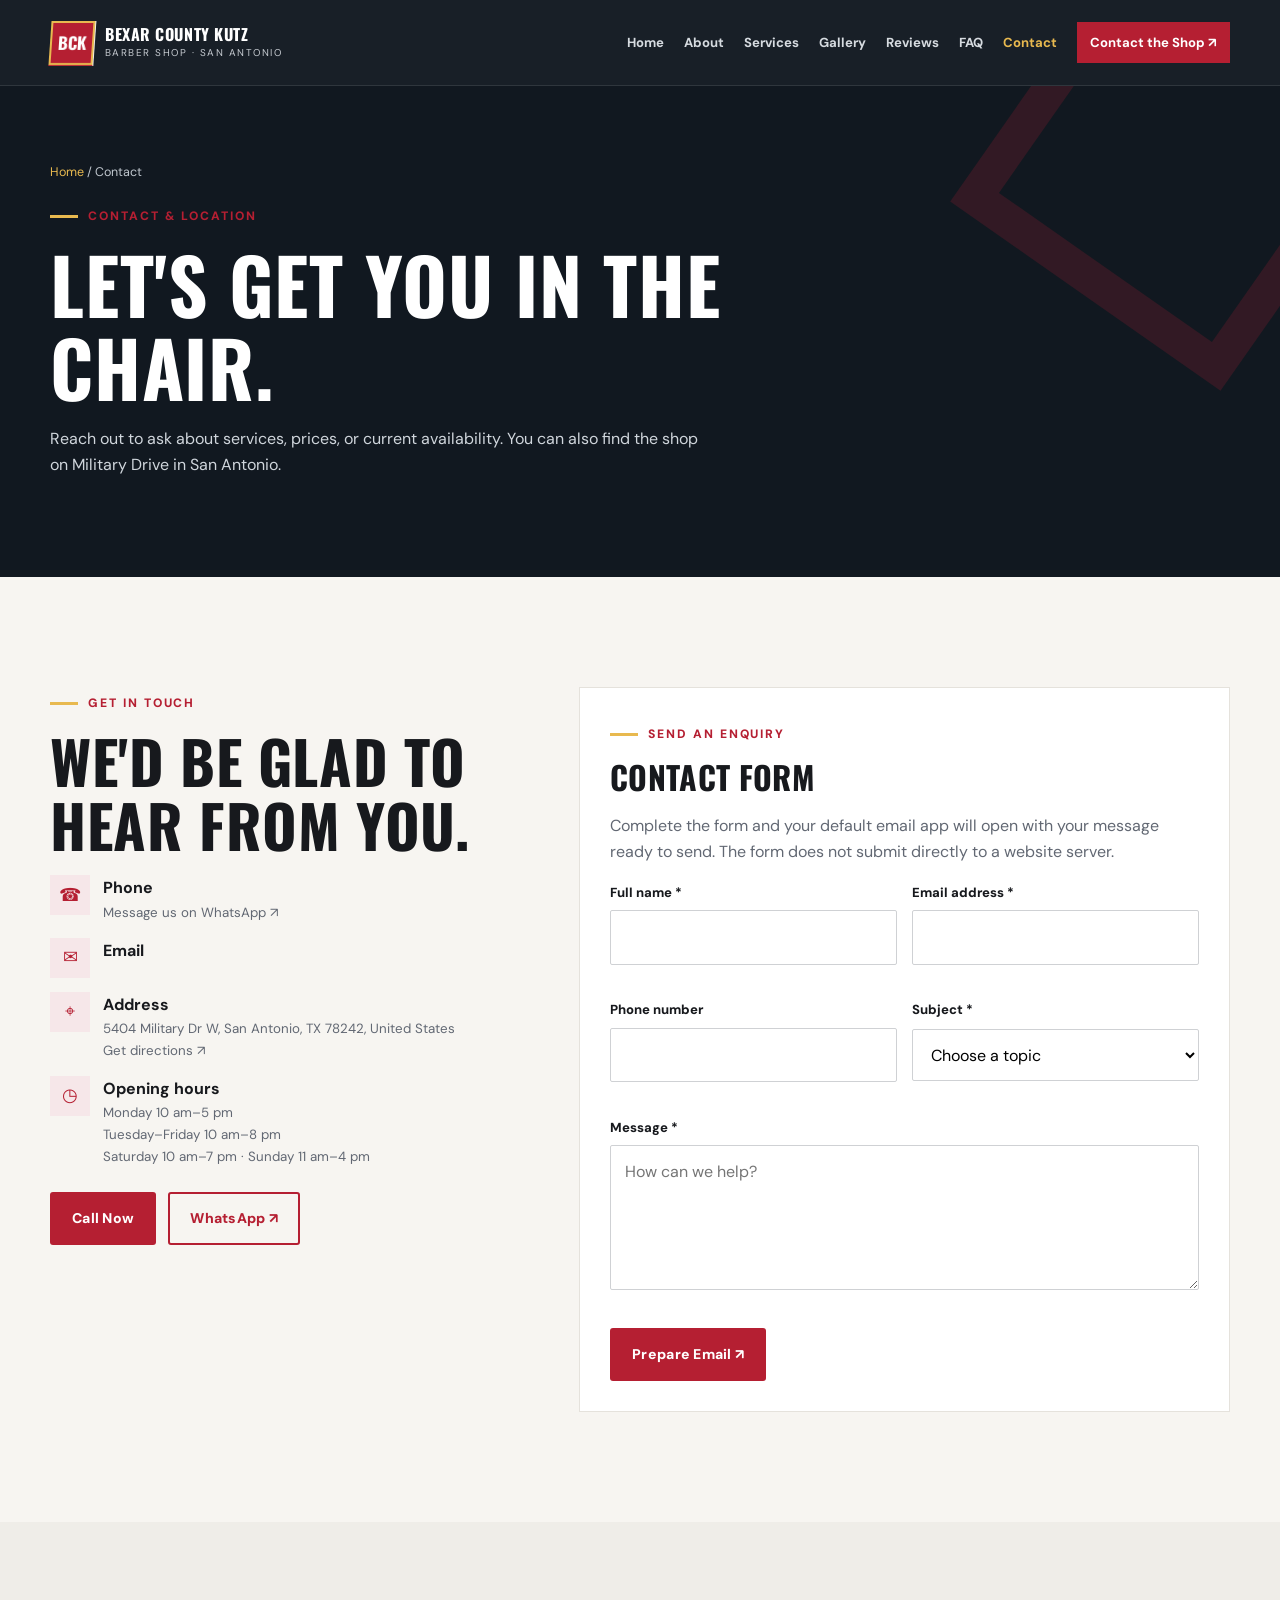
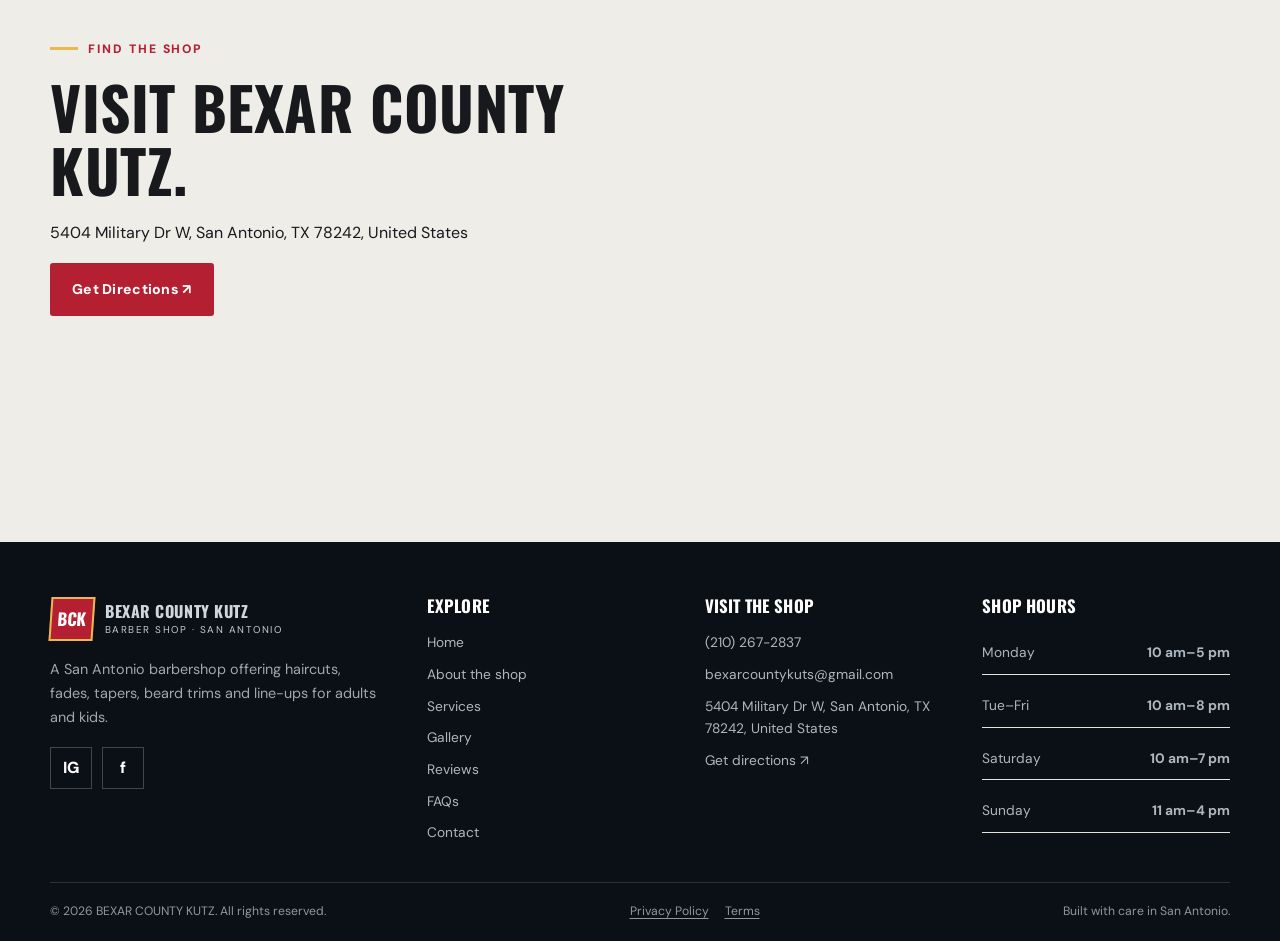
<file: contact.html>
<!doctype html>
<html lang="en">
<head>
<meta charset="utf-8"><meta name="viewport" content="width=device-width, initial-scale=1">
<title>Contact & Directions | BEXAR COUNTY KUTZ</title><meta name="description" content="Contact BEXAR COUNTY KUTZ by phone, email, WhatsApp or visit the shop at 5404 Military Dr W in San Antonio.">
<meta name="theme-color" content="#111820"><meta name="robots" content="index,follow">
<meta property="og:type" content="website"><meta property="og:title" content="Contact & Directions | BEXAR COUNTY KUTZ"><meta property="og:description" content="Contact BEXAR COUNTY KUTZ by phone, email, WhatsApp or visit the shop at 5404 Military Dr W in San Antonio."><meta property="og:site_name" content="BEXAR COUNTY KUTZ">
<link rel="stylesheet" href="css/style.css"><link rel="stylesheet" href="css/responsive.css">
<script type="application/ld+json" id="business-schema">{}</script>
</head><body data-page="contact">
<a href="#main-content" class="skip-link" style="position:absolute;left:-999px;top:auto;background:#fff;color:#111;padding:12px;z-index:3000" onfocus="this.style.left='12px'" onblur="this.style.left='-999px'">Skip to main content</a>
<header class="site-header"><div class="container nav-wrap">
<a class="brand" href="index.html" aria-label="BEXAR COUNTY KUTZ home"><span class="brand-mark" aria-hidden="true">BCK</span><span class="brand-copy"><strong data-business="name">BEXAR COUNTY KUTZ</strong><small>BARBER SHOP · SAN ANTONIO</small></span></a>
<nav class="desktop-nav" aria-label="Main navigation">
<a href="index.html" data-page-link="index">Home</a><a href="about.html" data-page-link="about">About</a><a href="services.html" data-page-link="services">Services</a><a href="gallery.html" data-page-link="gallery">Gallery</a><a href="reviews.html" data-page-link="reviews">Reviews</a><a href="faq.html" data-page-link="faq">FAQ</a><a href="contact.html" data-page-link="contact">Contact</a><a class="nav-cta" href="contact.html">Contact the Shop ↗</a>
</nav><button class="menu-toggle" type="button" aria-label="Open navigation menu" aria-controls="mobile-menu" aria-expanded="false">☰</button>
</div></header>
<div class="menu-backdrop"></div>
<aside class="mobile-panel" id="mobile-menu" aria-label="Mobile navigation" aria-hidden="true"><div class="mobile-panel-head"><a class="brand" href="index.html"><span class="brand-mark">BCK</span><span class="brand-copy"><strong data-business="name">BEXAR COUNTY KUTZ</strong><small>BARBER SHOP</small></span></a><button class="menu-close" type="button" aria-label="Close navigation menu">×</button></div><nav class="mobile-links" aria-label="Mobile navigation links"><a href="index.html" data-page-link="index">Home</a><a href="about.html" data-page-link="about">About</a><a href="services.html" data-page-link="services">Services</a><a href="gallery.html" data-page-link="gallery">Gallery</a><a href="reviews.html" data-page-link="reviews">Reviews</a><a href="faq.html" data-page-link="faq">FAQ</a><a href="contact.html" data-page-link="contact">Contact</a><a class="btn" href="contact.html">Contact the Shop ↗</a></nav></aside><main id="main-content"><section class="page-hero"><div class="container"><div class="breadcrumbs"><a href="index.html">Home</a> / Contact</div><span class="eyebrow">Contact & location</span><h1>Let's get you in the chair.</h1><p>Reach out to ask about services, prices, or current availability. You can also find the shop on Military Drive in San Antonio.</p></div></section>
<section class="section"><div class="container contact-layout"><div><span class="eyebrow">Get in touch</span><h2>We'd be glad to hear from you.</h2><div class="contact-details">
<div class="contact-item"><span class="contact-icon">☎</span><div><strong>Phone</strong><small><a data-business="phoneLink" href="tel:+12102672837" data-business="phone"></a></small><small><a data-business="whatsappLink" href="https://wa.me/12102672837" target="_blank" rel="noopener noreferrer">Message us on WhatsApp ↗</a></small></div></div>
<div class="contact-item"><span class="contact-icon">✉</span><div><strong>Email</strong><small><a data-business="emailLink" href="mailto:bexarcountykuts@gmail.com" data-business="email"></a></small></div></div>
<div class="contact-item"><span class="contact-icon">⌖</span><div><strong>Address</strong><small data-business="address"></small><small><a data-business="mapsLink" href="#" target="_blank" rel="noopener noreferrer">Get directions ↗</a></small></div></div>
<div class="contact-item"><span class="contact-icon">◷</span><div><strong>Opening hours</strong><small>Monday <span data-hours="monday"></span></small><small>Tuesday–Friday 10 am–8 pm</small><small>Saturday <span data-hours="saturday"></span> · Sunday <span data-hours="sunday"></span></small></div></div></div>
<div class="btn-row"><a class="btn" data-business="phoneLink" href="tel:+12102672837">Call Now</a><a class="btn btn-outline" data-business="whatsappLink" href="https://wa.me/12102672837" target="_blank" rel="noopener noreferrer">WhatsApp ↗</a></div></div>
<div class="form-card"><span class="eyebrow">Send an enquiry</span><h2 style="font-size:2rem">Contact form</h2><p class="muted">Complete the form and your default email app will open with your message ready to send. The form does not submit directly to a website server.</p>
<form id="contact-form" novalidate><div class="form-grid two-col">
<div class="field"><label for="name">Full name *</label><input id="name" name="name" autocomplete="name" required><span class="field-error" data-error-for="name"></span></div>
<div class="field"><label for="email">Email address *</label><input id="email" name="email" type="email" autocomplete="email" required><span class="field-error" data-error-for="email"></span></div>
<div class="field"><label for="phone">Phone number</label><input id="phone" name="phone" type="tel" autocomplete="tel"><span class="field-error" data-error-for="phone"></span></div>
<div class="field"><label for="subject">Subject *</label><select id="subject" name="subject" required><option value="">Choose a topic</option><option>Service and pricing</option><option>Opening hours</option><option>Availability</option><option>General enquiry</option></select><span class="field-error" data-error-for="subject"></span></div>
<div class="field" style="grid-column:1/-1"><label for="message">Message *</label><textarea id="message" name="message" required placeholder="How can we help?"></textarea><span class="field-error" data-error-for="message"></span></div></div><button class="btn" type="submit" style="margin-top:18px">Prepare Email ↗</button><div class="form-status" role="status" aria-live="polite"></div></form></div></div></section>
<section class="section section-paper"><div class="container location-grid"><div><span class="eyebrow">Find the shop</span><h2>Visit BEXAR COUNTY KUTZ.</h2><p data-business="address"></p><a class="btn" data-business="mapsLink" href="#" target="_blank" rel="noopener noreferrer">Get Directions ↗</a></div><iframe class="map-frame" title="Map showing BEXAR COUNTY KUTZ in San Antonio" data-business="mapEmbed" src="https://maps.google.com/maps?q=5404%20Military%20Dr%20W%2C%20San%20Antonio%2C%20TX%2078242&t=&z=15&ie=UTF8&iwloc=&output=embed" loading="lazy" referrerpolicy="no-referrer-when-downgrade" allowfullscreen></iframe></div></section></main><footer class="site-footer"><div class="container"><div class="footer-grid">
<div class="footer-brand"><a class="brand" href="index.html"><span class="brand-mark">BCK</span><span class="brand-copy"><strong data-business="name">BEXAR COUNTY KUTZ</strong><small>BARBER SHOP · SAN ANTONIO</small></span></a><p data-business="description">A neighborhood barbershop in San Antonio delivering fresh cuts, clean lineups, and a welcoming chair for every customer.</p><div class="social-links"><a data-business="instagramLink" href="#" target="_blank" rel="noopener noreferrer" aria-label="Instagram">IG</a><a data-business="facebookLink" href="#" target="_blank" rel="noopener noreferrer" aria-label="Facebook">f</a></div></div>
<div><h2 class="footer-heading">Explore</h2><nav class="footer-links" aria-label="Footer navigation"><a href="index.html">Home</a><a href="about.html">About the shop</a><a href="services.html">Services</a><a href="gallery.html">Gallery</a><a href="reviews.html">Reviews</a><a href="faq.html">FAQs</a><a href="contact.html">Contact</a></nav></div>
<div><h2 class="footer-heading">Visit the Shop</h2><div class="footer-links"><a data-business="phoneLink" href="tel:+12102672837" data-business-phone><span data-business="phone">(210) 267-2837</span></a><a data-business="emailLink" href="mailto:bexarcountykuts@gmail.com"><span data-business="email">bexarcountykuts@gmail.com</span></a><span data-business="address">5404 Military Dr W, San Antonio, TX 78242, United States</span><a data-business="mapsLink" href="#" target="_blank" rel="noopener noreferrer">Get directions ↗</a></div></div>
<div><h2 class="footer-heading">Shop Hours</h2><ul class="hours-list footer-links"><li><span>Monday</span><span data-hours="monday"></span></li><li><span>Tue–Fri</span><span>10 am–8 pm</span></li><li><span>Saturday</span><span data-hours="saturday"></span></li><li><span>Sunday</span><span data-hours="sunday"></span></li></ul></div>
</div><div class="footer-bottom"><span>© <span data-year></span> <span data-business="name">BEXAR COUNTY KUTZ</span>. All rights reserved.</span><div class="footer-legal"><a href="privacy.html">Privacy Policy</a><a href="terms.html">Terms</a></div><span>Built with care in San Antonio.</span></div></div></footer>
<div class="mobile-action-bar" aria-label="Quick contact actions"><a data-business="phoneLink" href="tel:+12102672837">☎ Call</a><a data-business="whatsappLink" href="https://wa.me/12102672837" target="_blank" rel="noopener noreferrer">WhatsApp ↗</a></div>
<button class="to-top" type="button" aria-label="Scroll to top">↑</button><script src="js/config.js"></script><script src="js/main.js"></script></body></html>
</file>
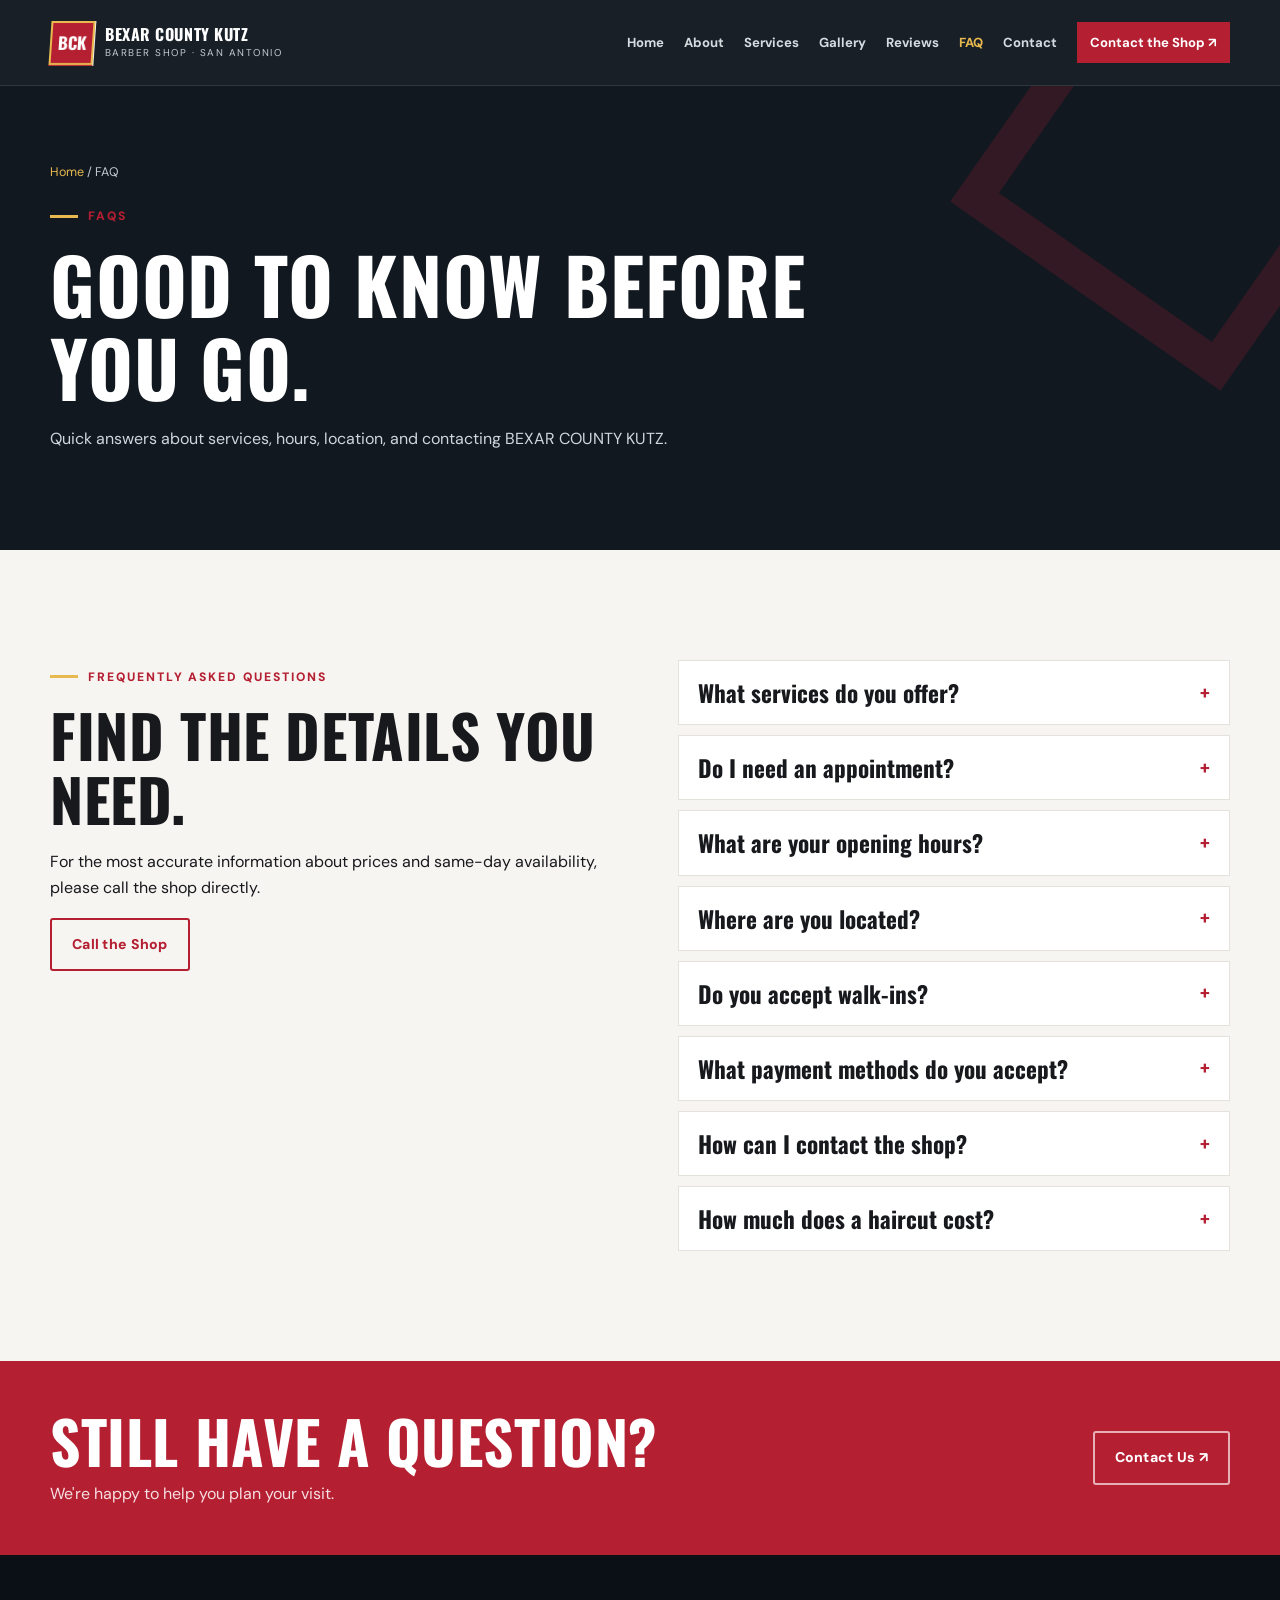
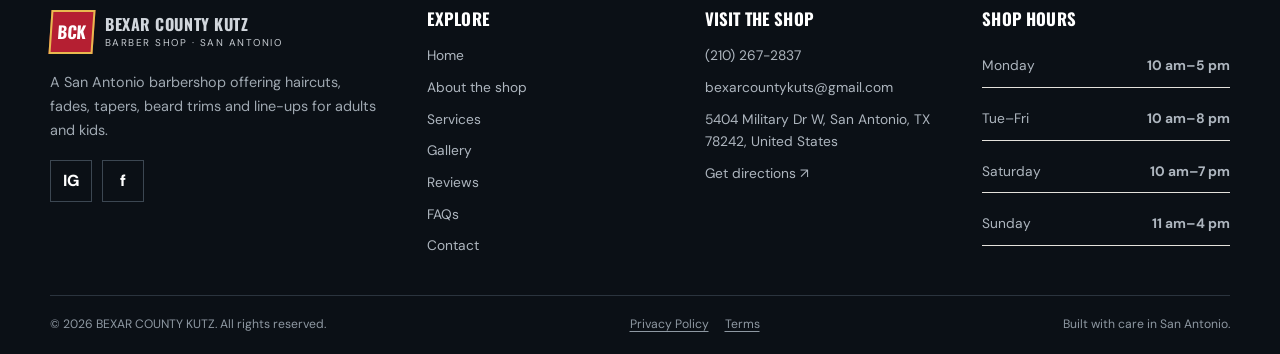
<file: faq.html>
<!doctype html>
<html lang="en">
<head>
<meta charset="utf-8"><meta name="viewport" content="width=device-width, initial-scale=1">
<title>FAQs | BEXAR COUNTY KUTZ</title><meta name="description" content="Answers about BEXAR COUNTY KUTZ services, opening hours, location, walk-ins, and contact details.">
<meta name="theme-color" content="#111820"><meta name="robots" content="index,follow">
<meta property="og:type" content="website"><meta property="og:title" content="FAQs | BEXAR COUNTY KUTZ"><meta property="og:description" content="Answers about BEXAR COUNTY KUTZ services, opening hours, location, walk-ins, and contact details."><meta property="og:site_name" content="BEXAR COUNTY KUTZ">
<link rel="stylesheet" href="css/style.css"><link rel="stylesheet" href="css/responsive.css">
<script type="application/ld+json" id="business-schema">{}</script>
</head><body data-page="faq">
<a href="#main-content" class="skip-link" style="position:absolute;left:-999px;top:auto;background:#fff;color:#111;padding:12px;z-index:3000" onfocus="this.style.left='12px'" onblur="this.style.left='-999px'">Skip to main content</a>
<header class="site-header"><div class="container nav-wrap">
<a class="brand" href="index.html" aria-label="BEXAR COUNTY KUTZ home"><span class="brand-mark" aria-hidden="true">BCK</span><span class="brand-copy"><strong data-business="name">BEXAR COUNTY KUTZ</strong><small>BARBER SHOP · SAN ANTONIO</small></span></a>
<nav class="desktop-nav" aria-label="Main navigation">
<a href="index.html" data-page-link="index">Home</a><a href="about.html" data-page-link="about">About</a><a href="services.html" data-page-link="services">Services</a><a href="gallery.html" data-page-link="gallery">Gallery</a><a href="reviews.html" data-page-link="reviews">Reviews</a><a href="faq.html" data-page-link="faq">FAQ</a><a href="contact.html" data-page-link="contact">Contact</a><a class="nav-cta" href="contact.html">Contact the Shop ↗</a>
</nav><button class="menu-toggle" type="button" aria-label="Open navigation menu" aria-controls="mobile-menu" aria-expanded="false">☰</button>
</div></header>
<div class="menu-backdrop"></div>
<aside class="mobile-panel" id="mobile-menu" aria-label="Mobile navigation" aria-hidden="true"><div class="mobile-panel-head"><a class="brand" href="index.html"><span class="brand-mark">BCK</span><span class="brand-copy"><strong data-business="name">BEXAR COUNTY KUTZ</strong><small>BARBER SHOP</small></span></a><button class="menu-close" type="button" aria-label="Close navigation menu">×</button></div><nav class="mobile-links" aria-label="Mobile navigation links"><a href="index.html" data-page-link="index">Home</a><a href="about.html" data-page-link="about">About</a><a href="services.html" data-page-link="services">Services</a><a href="gallery.html" data-page-link="gallery">Gallery</a><a href="reviews.html" data-page-link="reviews">Reviews</a><a href="faq.html" data-page-link="faq">FAQ</a><a href="contact.html" data-page-link="contact">Contact</a><a class="btn" href="contact.html">Contact the Shop ↗</a></nav></aside><main id="main-content"><section class="page-hero"><div class="container"><div class="breadcrumbs"><a href="index.html">Home</a> / FAQ</div><span class="eyebrow">FAQs</span><h1>Good to know before you go.</h1><p>Quick answers about services, hours, location, and contacting BEXAR COUNTY KUTZ.</p></div></section>
<section class="section"><div class="container split" style="align-items:start"><div><span class="eyebrow">Frequently asked questions</span><h2>Find the details you need.</h2><p>For the most accurate information about prices and same-day availability, please call the shop directly.</p><a class="btn btn-outline" data-business="phoneLink" href="tel:+12102672837">Call the Shop</a></div><div class="faq-list" id="faq-list"></div></div></section>
<section class="cta-band"><div class="container cta-inner"><div><h2>Still have a question?</h2><p>We're happy to help you plan your visit.</p></div><a class="btn btn-secondary" href="contact.html">Contact Us ↗</a></div></section></main><footer class="site-footer"><div class="container"><div class="footer-grid">
<div class="footer-brand"><a class="brand" href="index.html"><span class="brand-mark">BCK</span><span class="brand-copy"><strong data-business="name">BEXAR COUNTY KUTZ</strong><small>BARBER SHOP · SAN ANTONIO</small></span></a><p data-business="description">A neighborhood barbershop in San Antonio delivering fresh cuts, clean lineups, and a welcoming chair for every customer.</p><div class="social-links"><a data-business="instagramLink" href="#" target="_blank" rel="noopener noreferrer" aria-label="Instagram">IG</a><a data-business="facebookLink" href="#" target="_blank" rel="noopener noreferrer" aria-label="Facebook">f</a></div></div>
<div><h2 class="footer-heading">Explore</h2><nav class="footer-links" aria-label="Footer navigation"><a href="index.html">Home</a><a href="about.html">About the shop</a><a href="services.html">Services</a><a href="gallery.html">Gallery</a><a href="reviews.html">Reviews</a><a href="faq.html">FAQs</a><a href="contact.html">Contact</a></nav></div>
<div><h2 class="footer-heading">Visit the Shop</h2><div class="footer-links"><a data-business="phoneLink" href="tel:+12102672837" data-business-phone><span data-business="phone">(210) 267-2837</span></a><a data-business="emailLink" href="mailto:bexarcountykuts@gmail.com"><span data-business="email">bexarcountykuts@gmail.com</span></a><span data-business="address">5404 Military Dr W, San Antonio, TX 78242, United States</span><a data-business="mapsLink" href="#" target="_blank" rel="noopener noreferrer">Get directions ↗</a></div></div>
<div><h2 class="footer-heading">Shop Hours</h2><ul class="hours-list footer-links"><li><span>Monday</span><span data-hours="monday"></span></li><li><span>Tue–Fri</span><span>10 am–8 pm</span></li><li><span>Saturday</span><span data-hours="saturday"></span></li><li><span>Sunday</span><span data-hours="sunday"></span></li></ul></div>
</div><div class="footer-bottom"><span>© <span data-year></span> <span data-business="name">BEXAR COUNTY KUTZ</span>. All rights reserved.</span><div class="footer-legal"><a href="privacy.html">Privacy Policy</a><a href="terms.html">Terms</a></div><span>Built with care in San Antonio.</span></div></div></footer>
<div class="mobile-action-bar" aria-label="Quick contact actions"><a data-business="phoneLink" href="tel:+12102672837">☎ Call</a><a data-business="whatsappLink" href="https://wa.me/12102672837" target="_blank" rel="noopener noreferrer">WhatsApp ↗</a></div>
<button class="to-top" type="button" aria-label="Scroll to top">↑</button><script src="js/config.js"></script><script src="js/main.js"></script></body></html>
</file>
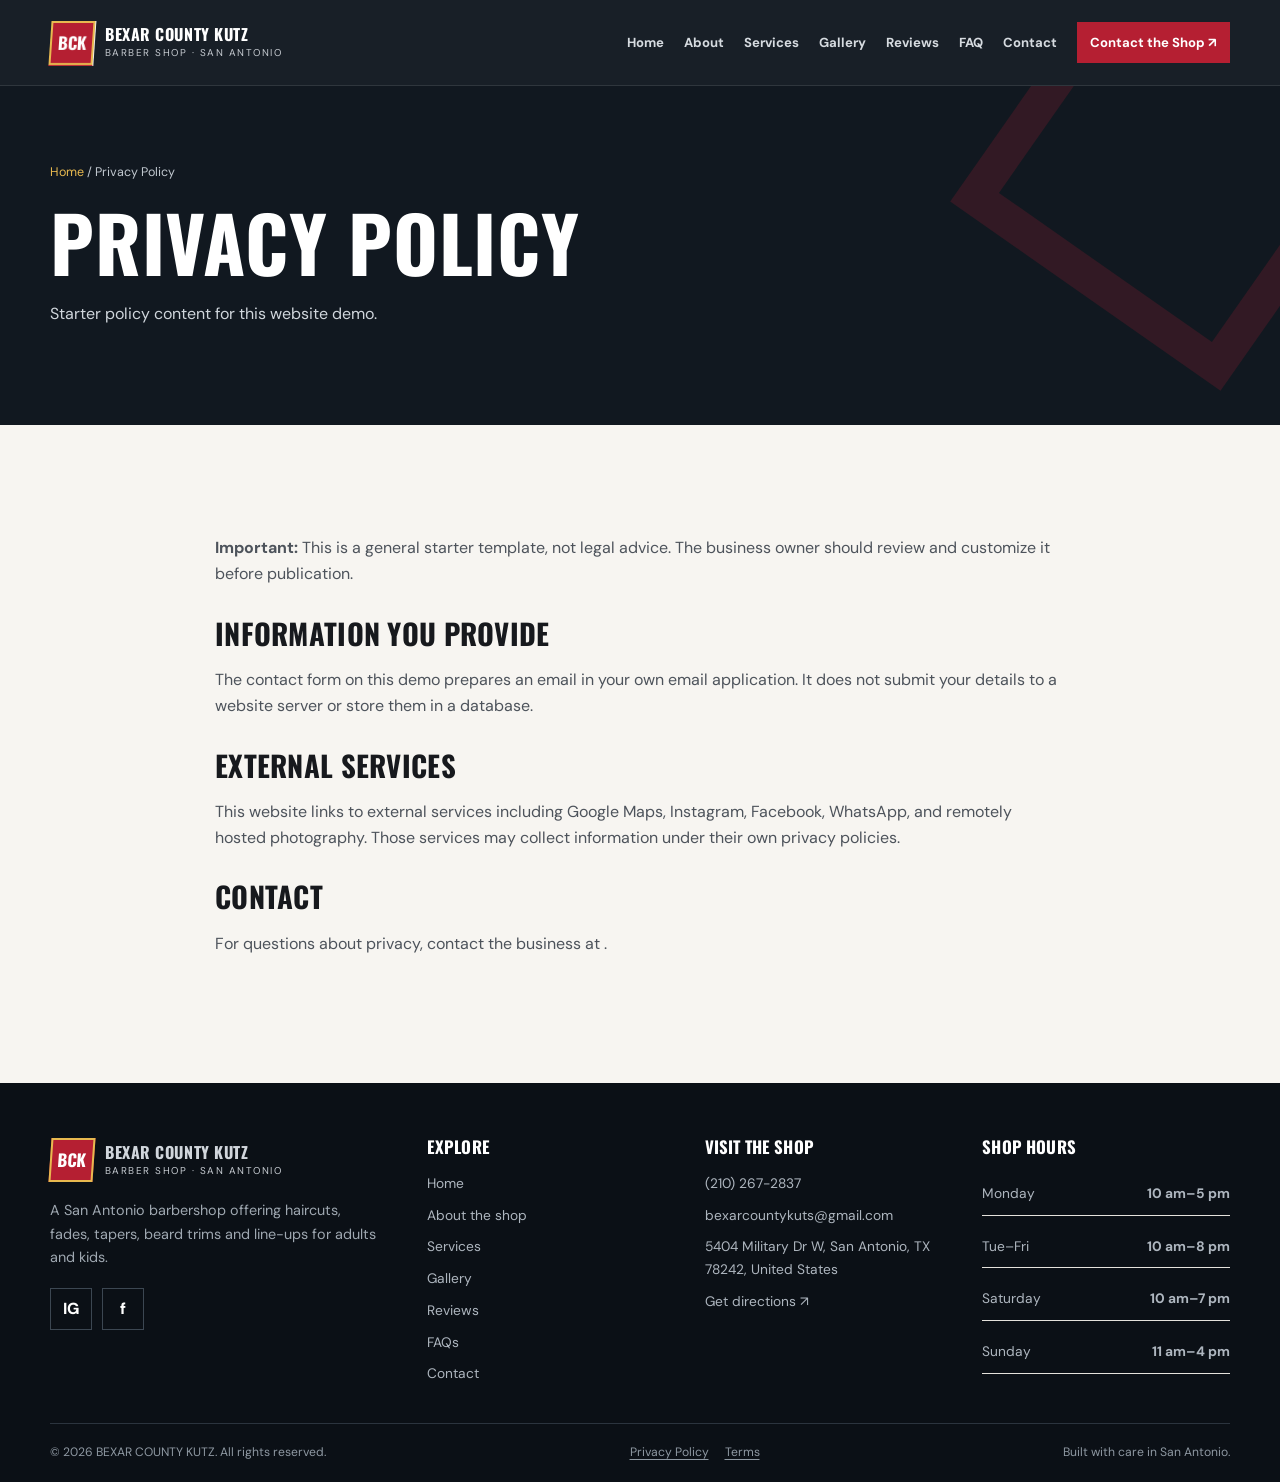
<file: privacy.html>
<!doctype html>
<html lang="en">
<head>
<meta charset="utf-8"><meta name="viewport" content="width=device-width, initial-scale=1">
<title>Privacy Policy | BEXAR COUNTY KUTZ</title><meta name="description" content="Privacy information for visitors contacting BEXAR COUNTY KUTZ through this website.">
<meta name="theme-color" content="#111820"><meta name="robots" content="index,follow">
<meta property="og:type" content="website"><meta property="og:title" content="Privacy Policy | BEXAR COUNTY KUTZ"><meta property="og:description" content="Privacy information for visitors contacting BEXAR COUNTY KUTZ through this website."><meta property="og:site_name" content="BEXAR COUNTY KUTZ">
<link rel="stylesheet" href="css/style.css"><link rel="stylesheet" href="css/responsive.css">
<script type="application/ld+json" id="business-schema">{}</script>
</head><body data-page="privacy">
<a href="#main-content" class="skip-link" style="position:absolute;left:-999px;top:auto;background:#fff;color:#111;padding:12px;z-index:3000" onfocus="this.style.left='12px'" onblur="this.style.left='-999px'">Skip to main content</a>
<header class="site-header"><div class="container nav-wrap">
<a class="brand" href="index.html" aria-label="BEXAR COUNTY KUTZ home"><span class="brand-mark" aria-hidden="true">BCK</span><span class="brand-copy"><strong data-business="name">BEXAR COUNTY KUTZ</strong><small>BARBER SHOP · SAN ANTONIO</small></span></a>
<nav class="desktop-nav" aria-label="Main navigation">
<a href="index.html" data-page-link="index">Home</a><a href="about.html" data-page-link="about">About</a><a href="services.html" data-page-link="services">Services</a><a href="gallery.html" data-page-link="gallery">Gallery</a><a href="reviews.html" data-page-link="reviews">Reviews</a><a href="faq.html" data-page-link="faq">FAQ</a><a href="contact.html" data-page-link="contact">Contact</a><a class="nav-cta" href="contact.html">Contact the Shop ↗</a>
</nav><button class="menu-toggle" type="button" aria-label="Open navigation menu" aria-controls="mobile-menu" aria-expanded="false">☰</button>
</div></header>
<div class="menu-backdrop"></div>
<aside class="mobile-panel" id="mobile-menu" aria-label="Mobile navigation" aria-hidden="true"><div class="mobile-panel-head"><a class="brand" href="index.html"><span class="brand-mark">BCK</span><span class="brand-copy"><strong data-business="name">BEXAR COUNTY KUTZ</strong><small>BARBER SHOP</small></span></a><button class="menu-close" type="button" aria-label="Close navigation menu">×</button></div><nav class="mobile-links" aria-label="Mobile navigation links"><a href="index.html" data-page-link="index">Home</a><a href="about.html" data-page-link="about">About</a><a href="services.html" data-page-link="services">Services</a><a href="gallery.html" data-page-link="gallery">Gallery</a><a href="reviews.html" data-page-link="reviews">Reviews</a><a href="faq.html" data-page-link="faq">FAQ</a><a href="contact.html" data-page-link="contact">Contact</a><a class="btn" href="contact.html">Contact the Shop ↗</a></nav></aside><main id="main-content"><section class="page-hero"><div class="container"><div class="breadcrumbs"><a href="index.html">Home</a> / Privacy Policy</div><h1>Privacy policy</h1><p>Starter policy content for this website demo.</p></div></section><section class="section"><div class="container legal-copy"><p><strong>Important:</strong> This is a general starter template, not legal advice. The business owner should review and customize it before publication.</p><h2>Information you provide</h2><p>The contact form on this demo prepares an email in your own email application. It does not submit your details to a website server or store them in a database.</p><h2>External services</h2><p>This website links to external services including Google Maps, Instagram, Facebook, WhatsApp, and remotely hosted photography. Those services may collect information under their own privacy policies.</p><h2>Contact</h2><p>For questions about privacy, contact the business at <a data-business="emailLink" href="mailto:bexarcountykuts@gmail.com" data-business="email"></a>.</p></div></section></main><footer class="site-footer"><div class="container"><div class="footer-grid">
<div class="footer-brand"><a class="brand" href="index.html"><span class="brand-mark">BCK</span><span class="brand-copy"><strong data-business="name">BEXAR COUNTY KUTZ</strong><small>BARBER SHOP · SAN ANTONIO</small></span></a><p data-business="description">A neighborhood barbershop in San Antonio delivering fresh cuts, clean lineups, and a welcoming chair for every customer.</p><div class="social-links"><a data-business="instagramLink" href="#" target="_blank" rel="noopener noreferrer" aria-label="Instagram">IG</a><a data-business="facebookLink" href="#" target="_blank" rel="noopener noreferrer" aria-label="Facebook">f</a></div></div>
<div><h2 class="footer-heading">Explore</h2><nav class="footer-links" aria-label="Footer navigation"><a href="index.html">Home</a><a href="about.html">About the shop</a><a href="services.html">Services</a><a href="gallery.html">Gallery</a><a href="reviews.html">Reviews</a><a href="faq.html">FAQs</a><a href="contact.html">Contact</a></nav></div>
<div><h2 class="footer-heading">Visit the Shop</h2><div class="footer-links"><a data-business="phoneLink" href="tel:+12102672837" data-business-phone><span data-business="phone">(210) 267-2837</span></a><a data-business="emailLink" href="mailto:bexarcountykuts@gmail.com"><span data-business="email">bexarcountykuts@gmail.com</span></a><span data-business="address">5404 Military Dr W, San Antonio, TX 78242, United States</span><a data-business="mapsLink" href="#" target="_blank" rel="noopener noreferrer">Get directions ↗</a></div></div>
<div><h2 class="footer-heading">Shop Hours</h2><ul class="hours-list footer-links"><li><span>Monday</span><span data-hours="monday"></span></li><li><span>Tue–Fri</span><span>10 am–8 pm</span></li><li><span>Saturday</span><span data-hours="saturday"></span></li><li><span>Sunday</span><span data-hours="sunday"></span></li></ul></div>
</div><div class="footer-bottom"><span>© <span data-year></span> <span data-business="name">BEXAR COUNTY KUTZ</span>. All rights reserved.</span><div class="footer-legal"><a href="privacy.html">Privacy Policy</a><a href="terms.html">Terms</a></div><span>Built with care in San Antonio.</span></div></div></footer>
<div class="mobile-action-bar" aria-label="Quick contact actions"><a data-business="phoneLink" href="tel:+12102672837">☎ Call</a><a data-business="whatsappLink" href="https://wa.me/12102672837" target="_blank" rel="noopener noreferrer">WhatsApp ↗</a></div>
<button class="to-top" type="button" aria-label="Scroll to top">↑</button><script src="js/config.js"></script><script src="js/main.js"></script></body></html>
</file>
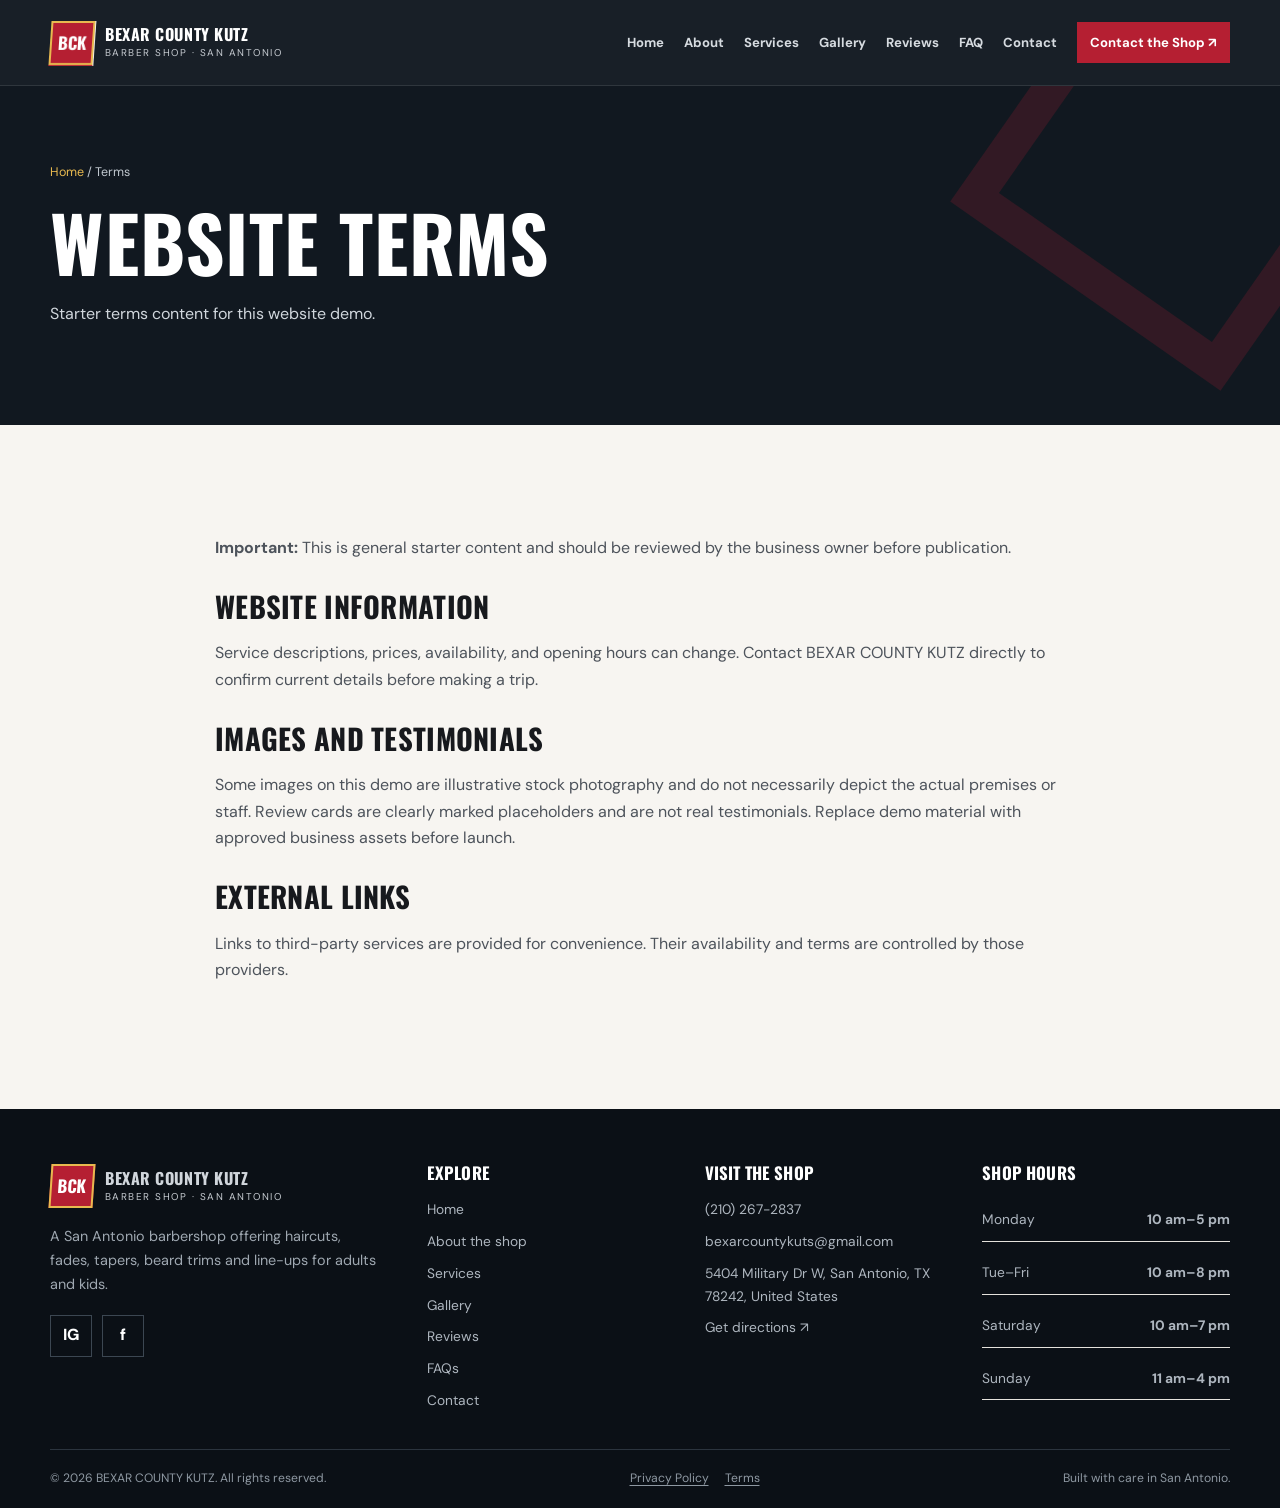
<file: terms.html>
<!doctype html>
<html lang="en">
<head>
<meta charset="utf-8"><meta name="viewport" content="width=device-width, initial-scale=1">
<title>Terms | BEXAR COUNTY KUTZ</title><meta name="description" content="Website use information for BEXAR COUNTY KUTZ.">
<meta name="theme-color" content="#111820"><meta name="robots" content="index,follow">
<meta property="og:type" content="website"><meta property="og:title" content="Terms | BEXAR COUNTY KUTZ"><meta property="og:description" content="Website use information for BEXAR COUNTY KUTZ."><meta property="og:site_name" content="BEXAR COUNTY KUTZ">
<link rel="stylesheet" href="css/style.css"><link rel="stylesheet" href="css/responsive.css">
<script type="application/ld+json" id="business-schema">{}</script>
</head><body data-page="terms">
<a href="#main-content" class="skip-link" style="position:absolute;left:-999px;top:auto;background:#fff;color:#111;padding:12px;z-index:3000" onfocus="this.style.left='12px'" onblur="this.style.left='-999px'">Skip to main content</a>
<header class="site-header"><div class="container nav-wrap">
<a class="brand" href="index.html" aria-label="BEXAR COUNTY KUTZ home"><span class="brand-mark" aria-hidden="true">BCK</span><span class="brand-copy"><strong data-business="name">BEXAR COUNTY KUTZ</strong><small>BARBER SHOP · SAN ANTONIO</small></span></a>
<nav class="desktop-nav" aria-label="Main navigation">
<a href="index.html" data-page-link="index">Home</a><a href="about.html" data-page-link="about">About</a><a href="services.html" data-page-link="services">Services</a><a href="gallery.html" data-page-link="gallery">Gallery</a><a href="reviews.html" data-page-link="reviews">Reviews</a><a href="faq.html" data-page-link="faq">FAQ</a><a href="contact.html" data-page-link="contact">Contact</a><a class="nav-cta" href="contact.html">Contact the Shop ↗</a>
</nav><button class="menu-toggle" type="button" aria-label="Open navigation menu" aria-controls="mobile-menu" aria-expanded="false">☰</button>
</div></header>
<div class="menu-backdrop"></div>
<aside class="mobile-panel" id="mobile-menu" aria-label="Mobile navigation" aria-hidden="true"><div class="mobile-panel-head"><a class="brand" href="index.html"><span class="brand-mark">BCK</span><span class="brand-copy"><strong data-business="name">BEXAR COUNTY KUTZ</strong><small>BARBER SHOP</small></span></a><button class="menu-close" type="button" aria-label="Close navigation menu">×</button></div><nav class="mobile-links" aria-label="Mobile navigation links"><a href="index.html" data-page-link="index">Home</a><a href="about.html" data-page-link="about">About</a><a href="services.html" data-page-link="services">Services</a><a href="gallery.html" data-page-link="gallery">Gallery</a><a href="reviews.html" data-page-link="reviews">Reviews</a><a href="faq.html" data-page-link="faq">FAQ</a><a href="contact.html" data-page-link="contact">Contact</a><a class="btn" href="contact.html">Contact the Shop ↗</a></nav></aside><main id="main-content"><section class="page-hero"><div class="container"><div class="breadcrumbs"><a href="index.html">Home</a> / Terms</div><h1>Website terms</h1><p>Starter terms content for this website demo.</p></div></section><section class="section"><div class="container legal-copy"><p><strong>Important:</strong> This is general starter content and should be reviewed by the business owner before publication.</p><h2>Website information</h2><p>Service descriptions, prices, availability, and opening hours can change. Contact BEXAR COUNTY KUTZ directly to confirm current details before making a trip.</p><h2>Images and testimonials</h2><p>Some images on this demo are illustrative stock photography and do not necessarily depict the actual premises or staff. Review cards are clearly marked placeholders and are not real testimonials. Replace demo material with approved business assets before launch.</p><h2>External links</h2><p>Links to third-party services are provided for convenience. Their availability and terms are controlled by those providers.</p></div></section></main><footer class="site-footer"><div class="container"><div class="footer-grid">
<div class="footer-brand"><a class="brand" href="index.html"><span class="brand-mark">BCK</span><span class="brand-copy"><strong data-business="name">BEXAR COUNTY KUTZ</strong><small>BARBER SHOP · SAN ANTONIO</small></span></a><p data-business="description">A neighborhood barbershop in San Antonio delivering fresh cuts, clean lineups, and a welcoming chair for every customer.</p><div class="social-links"><a data-business="instagramLink" href="#" target="_blank" rel="noopener noreferrer" aria-label="Instagram">IG</a><a data-business="facebookLink" href="#" target="_blank" rel="noopener noreferrer" aria-label="Facebook">f</a></div></div>
<div><h2 class="footer-heading">Explore</h2><nav class="footer-links" aria-label="Footer navigation"><a href="index.html">Home</a><a href="about.html">About the shop</a><a href="services.html">Services</a><a href="gallery.html">Gallery</a><a href="reviews.html">Reviews</a><a href="faq.html">FAQs</a><a href="contact.html">Contact</a></nav></div>
<div><h2 class="footer-heading">Visit the Shop</h2><div class="footer-links"><a data-business="phoneLink" href="tel:+12102672837" data-business-phone><span data-business="phone">(210) 267-2837</span></a><a data-business="emailLink" href="mailto:bexarcountykuts@gmail.com"><span data-business="email">bexarcountykuts@gmail.com</span></a><span data-business="address">5404 Military Dr W, San Antonio, TX 78242, United States</span><a data-business="mapsLink" href="#" target="_blank" rel="noopener noreferrer">Get directions ↗</a></div></div>
<div><h2 class="footer-heading">Shop Hours</h2><ul class="hours-list footer-links"><li><span>Monday</span><span data-hours="monday"></span></li><li><span>Tue–Fri</span><span>10 am–8 pm</span></li><li><span>Saturday</span><span data-hours="saturday"></span></li><li><span>Sunday</span><span data-hours="sunday"></span></li></ul></div>
</div><div class="footer-bottom"><span>© <span data-year></span> <span data-business="name">BEXAR COUNTY KUTZ</span>. All rights reserved.</span><div class="footer-legal"><a href="privacy.html">Privacy Policy</a><a href="terms.html">Terms</a></div><span>Built with care in San Antonio.</span></div></div></footer>
<div class="mobile-action-bar" aria-label="Quick contact actions"><a data-business="phoneLink" href="tel:+12102672837">☎ Call</a><a data-business="whatsappLink" href="https://wa.me/12102672837" target="_blank" rel="noopener noreferrer">WhatsApp ↗</a></div>
<button class="to-top" type="button" aria-label="Scroll to top">↑</button><script src="js/config.js"></script><script src="js/main.js"></script></body></html>
</file>
<file: css/style.css>
@import url('https://fonts.googleapis.com/css2?family=DM+Sans:wght@400;500;600;700&family=Oswald:wght@500;600;700&display=swap');
:root{--primary:#b51f32;--secondary:#123a63;--accent:#e8b94f;--ink:#17191d;--muted:#626873;--paper:#f7f5f1;--surface:#fff;--line:#e5e2dc;--radius-sm:8px;--radius-md:16px;--radius-lg:26px;--shadow:0 16px 45px rgba(19,27,38,.12);--container:1180px;--header-height:76px}
*{box-sizing:border-box}html{scroll-behavior:smooth;scroll-padding-top:90px}body{margin:0;font-family:"DM Sans",Arial,sans-serif;color:var(--ink);background:var(--paper);line-height:1.65;overflow-x:hidden}body.menu-open{overflow:hidden}img{display:block;max-width:100%;height:auto}a{color:inherit;text-decoration:none}button,input,textarea,select{font:inherit}button,a,input,textarea{ -webkit-tap-highlight-color:transparent}a:focus-visible,button:focus-visible,input:focus-visible,textarea:focus-visible,select:focus-visible{outline:3px solid var(--accent);outline-offset:3px}h1,h2,h3,.display{font-family:"Oswald",Impact,sans-serif;line-height:1.08;text-transform:uppercase;letter-spacing:.01em;margin:0 0 18px}h1{font-size:clamp(2.65rem,10vw,5.7rem)}h2{font-size:clamp(2.1rem,7vw,3.7rem)}h3{font-size:1.45rem}p{margin:0 0 1rem}.muted{color:var(--muted)}.eyebrow{display:inline-flex;align-items:center;gap:10px;color:var(--primary);font-size:.76rem;font-weight:800;letter-spacing:.16em;text-transform:uppercase;margin-bottom:16px}.eyebrow:before{content:"";width:28px;height:3px;background:var(--accent)}.container{width:min(calc(100% - 36px),var(--container));margin-inline:auto}.section{padding:72px 0}.section-dark{background:#111820;color:#fff}.section-paper{background:#efede8}.section-head{max-width:690px;margin-bottom:32px}.section-head p{color:var(--muted);max-width:600px}.section-dark .section-head p{color:#c6cbd1}.btn{display:inline-flex;justify-content:center;align-items:center;gap:10px;min-height:48px;padding:13px 20px;border:2px solid transparent;border-radius:3px;background:var(--primary);color:#fff;font-size:.88rem;font-weight:800;letter-spacing:.02em;cursor:pointer;transition:transform .2s,background .2s,border-color .2s}.btn:hover{transform:translateY(-2px);background:#94182a}.btn-secondary{background:transparent;border-color:rgba(255,255,255,.65);color:#fff}.btn-secondary:hover{background:#fff;color:var(--ink)}.btn-outline{background:transparent;border-color:var(--primary);color:var(--primary)}.btn-outline:hover{background:var(--primary);color:#fff}.btn-row{display:flex;flex-wrap:wrap;gap:12px;margin-top:24px}.site-header{height:var(--header-height);position:sticky;top:0;z-index:1000;background:rgba(17,24,32,.97);color:#fff;border-bottom:1px solid rgba(255,255,255,.1);backdrop-filter:blur(12px)}.nav-wrap{height:100%;display:flex;align-items:center;justify-content:space-between;gap:18px}.brand{display:inline-flex;align-items:center;gap:11px;min-width:0}.brand-mark{width:44px;height:44px;display:grid;place-items:center;background:var(--primary);color:#fff;font-family:"Oswald",sans-serif;font-size:1.05rem;font-weight:700;border:2px solid var(--accent);transform:skew(-4deg)}.brand-copy{display:flex;flex-direction:column;line-height:1.05}.brand-copy strong{font-family:"Oswald",sans-serif;font-size:1rem;letter-spacing:.035em}.brand-copy small{font-size:.62rem;letter-spacing:.15em;color:#c6cbd1;margin-top:5px}.desktop-nav{display:none;align-items:center;gap:17px}.desktop-nav a{font-size:.79rem;font-weight:700;color:#d6dbe0;transition:color .2s}.desktop-nav a:hover,.desktop-nav a[aria-current=page]{color:var(--accent)}.desktop-nav .nav-cta{background:var(--primary);color:#fff;padding:10px 13px}.menu-toggle{display:inline-grid;place-items:center;width:46px;height:46px;background:transparent;color:#fff;border:1px solid #53606b;border-radius:3px;font-size:1.45rem;cursor:pointer}.mobile-panel{position:fixed;inset:0 0 0 auto;width:min(88vw,370px);height:100dvh;z-index:1200;background:#111820;color:#fff;padding:24px;transform:translateX(105%);visibility:hidden;transition:transform .28s ease,visibility .28s;box-shadow:-20px 0 60px #0005;overflow-y:auto}.mobile-panel.open{transform:translateX(0);visibility:visible}.menu-backdrop{position:fixed;inset:0;background:#0009;z-index:1100;opacity:0;visibility:hidden;transition:opacity .25s}.menu-backdrop.open{opacity:1;visibility:visible}.mobile-panel-head{display:flex;align-items:center;justify-content:space-between;padding-bottom:22px;border-bottom:1px solid #34404a}.menu-close{background:none;color:#fff;border:1px solid #59636d;width:44px;height:44px;font-size:1.6rem;cursor:pointer}.mobile-links{display:grid;padding-top:18px}.mobile-links a{padding:14px 4px;border-bottom:1px solid #29343e;font-weight:700}.mobile-links a[aria-current=page]{color:var(--accent)}.mobile-links .btn{margin-top:22px;border:0}.hero{background:#111820;color:#fff;position:relative;isolation:isolate;overflow:hidden}.hero:after{content:"";position:absolute;inset:0;z-index:-1;background:linear-gradient(90deg,rgba(11,16,22,.96) 0%,rgba(11,16,22,.82) 55%,rgba(11,16,22,.25) 100%)}.hero-bg{position:absolute;inset:0;width:100%;height:100%;object-fit:cover;z-index:-2;opacity:.8}.hero-inner{padding:74px 0 76px;max-width:790px}.hero h1 span{color:var(--accent)}.hero p{max-width:560px;color:#d4d8dc;font-size:1.05rem}.hero-kicker{display:inline-block;border-left:4px solid var(--primary);padding-left:12px;color:#f1d38a;text-transform:uppercase;font-size:.75rem;font-weight:800;letter-spacing:.17em;margin-bottom:20px}.hero-meta{display:flex;flex-wrap:wrap;gap:18px;margin-top:28px;color:#d9dde2;font-size:.85rem}.hero-meta span{display:inline-flex;align-items:center;gap:7px}.hero-meta b{color:var(--accent)}.trust-strip{background:var(--primary);color:#fff;padding:18px 0}.trust-inner{display:flex;flex-wrap:wrap;gap:14px 25px;justify-content:center;font-size:.78rem;font-weight:800;letter-spacing:.07em;text-transform:uppercase}.trust-inner span:before{content:"✦";color:var(--accent);margin-right:9px}.split{display:grid;gap:30px;align-items:center}.photo-frame{position:relative;min-height:300px}.photo-frame img{width:100%;height:100%;min-height:300px;object-fit:cover}.photo-frame:after{content:"";position:absolute;inset:14px -10px -10px 14px;border:2px solid var(--accent);z-index:-1}.photo-note{position:absolute;bottom:16px;left:16px;background:#111820;color:#fff;padding:14px 16px;font-size:.82rem;font-weight:700;max-width:220px}.feature-list{list-style:none;padding:0;margin:24px 0;display:grid;gap:14px}.feature-list li{display:flex;gap:12px;align-items:flex-start}.check{display:grid;place-items:center;flex:0 0 25px;height:25px;background:#f6e7e9;color:var(--primary);font-weight:900}.cards{display:grid;grid-template-columns:1fr;gap:18px}.service-card,.review-card,.info-card,.value-card{background:#fff;border:1px solid var(--line);box-shadow:0 8px 24px #1c263008}.service-card{overflow:hidden}.service-card img{width:100%;height:210px;object-fit:cover;transition:transform .4s}.service-card:hover img{transform:scale(1.035)}.service-card-body{padding:22px}.service-card-body p{color:var(--muted);font-size:.93rem}.service-meta{display:flex;justify-content:space-between;gap:12px;flex-wrap:wrap;color:var(--primary);font-size:.76rem;font-weight:800;text-transform:uppercase;margin:15px 0}.text-link{font-size:.84rem;font-weight:800;color:var(--primary);text-decoration:underline;text-underline-offset:4px}.text-link:hover{color:var(--secondary)}.stats{display:grid;grid-template-columns:repeat(2,1fr);gap:1px;background:#35404b;margin-top:28px}.stat{background:#111820;padding:22px 16px}.stat strong{display:block;font-family:"Oswald",sans-serif;font-size:1.9rem;color:var(--accent)}.stat span{font-size:.78rem;color:#c7cdd2}.gallery-grid{display:grid;grid-template-columns:repeat(2,minmax(0,1fr));gap:10px}.gallery-item{position:relative;border:0;padding:0;background:#111820;overflow:hidden;cursor:zoom-in;min-height:155px;aspect-ratio:1/1}.gallery-item:nth-child(3n+1){grid-row:span 1;aspect-ratio:4/5}.gallery-item img{width:100%;height:100%;object-fit:cover;transition:transform .4s,opacity .3s}.gallery-item:hover img{transform:scale(1.06);opacity:.82}.gallery-label{position:absolute;bottom:0;left:0;right:0;text-align:left;color:#fff;padding:26px 12px 12px;background:linear-gradient(transparent,#000b);font-size:.76rem;font-weight:800}.lightbox{position:fixed;inset:0;z-index:2000;background:rgba(5,8,12,.96);display:none;align-items:center;justify-content:center;padding:20px}.lightbox.open{display:flex}.lightbox img{max-width:min(100%,1100px);max-height:78vh;object-fit:contain}.lightbox button{position:absolute;border:1px solid #ffffff70;background:#151b22;color:#fff;width:46px;height:46px;font-size:1.5rem;cursor:pointer}.lightbox-close{top:18px;right:18px}.lightbox-prev{left:16px;top:50%;transform:translateY(-50%)}.lightbox-next{right:16px;top:50%;transform:translateY(-50%)}.lightbox-caption{position:absolute;bottom:18px;left:70px;right:70px;text-align:center;color:#fff;font-size:.85rem}.review-card{padding:24px}.stars{color:#d9a323;letter-spacing:.12em;font-size:1.05rem}.review-card blockquote{margin:15px 0;color:#424852}.review-author{font-weight:800}.review-source{font-size:.74rem;color:#777}.disclaimer{background:#fff6df;border-left:4px solid var(--accent);padding:13px 16px;font-size:.84rem;color:#51442a}.cta-band{background:var(--primary);color:#fff;padding:48px 0}.cta-inner{display:flex;flex-direction:column;gap:20px;align-items:flex-start}.cta-band h2{margin-bottom:8px}.cta-band p{color:#f6dfe2;margin:0}.location-grid{display:grid;gap:22px}.map-frame{width:100%;height:300px;border:0;filter:grayscale(.15)}.hours-list{list-style:none;padding:0;margin:0}.hours-list li{display:flex;justify-content:space-between;gap:16px;padding:10px 0;border-bottom:1px solid var(--line);font-size:.9rem}.hours-list li span:last-child{text-align:right;font-weight:700}.hours-list li.today{color:var(--primary)}.contact-details{display:grid;gap:14px}.contact-item{display:flex;gap:13px;align-items:flex-start}.contact-icon{flex:0 0 40px;height:40px;background:#f6e7e9;color:var(--primary);display:grid;place-items:center;font-size:1.1rem}.contact-item strong{display:block}.contact-item small{display:block;color:var(--muted)}.form-card{padding:24px;background:#fff;border:1px solid var(--line)}.form-grid{display:grid;gap:15px}.field{display:grid;gap:7px}.field label{font-size:.82rem;font-weight:800}.field input,.field textarea,.field select{width:100%;border:1px solid #cfd1d4;background:#fff;padding:13px 14px;border-radius:2px;min-height:48px}.field textarea{min-height:145px;resize:vertical}.field-error{color:#a51627;font-size:.78rem;min-height:1em}.form-status{margin-top:15px;padding:12px;background:#edf7ed;color:#1d5b29;display:none}.form-status.show{display:block}.faq-list{display:grid;gap:10px}.faq-item{background:#fff;border:1px solid var(--line)}.faq-question{width:100%;display:flex;align-items:center;justify-content:space-between;gap:20px;text-align:left;padding:19px;background:#fff;border:0;font-weight:800;cursor:pointer;color:var(--ink)}.faq-question span:last-child{font-size:1.35rem;color:var(--primary)}.faq-answer{padding:0 19px 18px;color:var(--muted)}.faq-answer[hidden]{display:none}.page-hero{background:#111820;color:#fff;padding:55px 0 58px;position:relative;overflow:hidden}.page-hero:after{content:"";position:absolute;right:-65px;top:-90px;width:260px;height:260px;border:35px solid #b51f3233;transform:rotate(35deg)}.page-hero .container{position:relative;z-index:1}.page-hero h1{font-size:clamp(2.8rem,9vw,4.8rem);max-width:800px}.page-hero p{max-width:650px;color:#d0d6dc}.breadcrumbs{font-size:.78rem;color:#c1c8cf;margin-bottom:17px}.breadcrumbs a{color:var(--accent)}.values-grid{display:grid;gap:14px}.value-card{padding:22px}.value-number{font-family:"Oswald",sans-serif;font-size:1.7rem;color:var(--primary);margin-bottom:10px}.service-category{margin-bottom:42px}.service-category h2{font-size:2rem}.contact-layout{display:grid;gap:30px}.site-footer{background:#0b1016;color:#d1d6dc;padding:55px 0 20px}.footer-grid{display:grid;gap:32px}.footer-brand p{max-width:330px;color:#9fa8b1;font-size:.9rem;margin-top:17px}.footer-heading{font-family:"Oswald",sans-serif;color:#fff;text-transform:uppercase;font-size:1.05rem;margin-bottom:16px}.footer-links{display:grid;gap:9px}.footer-links a,.footer-links span{color:#aeb6bf;font-size:.86rem}.footer-links a:hover{color:var(--accent)}.social-links{display:flex;gap:10px;margin-top:18px}.social-links a{display:grid;place-items:center;width:42px;height:42px;border:1px solid #3c4752;color:#fff;font-weight:800}.footer-bottom{display:flex;flex-direction:column;gap:12px;border-top:1px solid #2b343e;margin-top:38px;padding-top:18px;font-size:.76rem;color:#8e98a2}.footer-legal{display:flex;gap:16px;flex-wrap:wrap}.footer-legal a{text-decoration:underline;text-underline-offset:3px}.to-top{position:fixed;right:15px;bottom:80px;z-index:800;width:43px;height:43px;background:var(--secondary);color:#fff;border:0;display:none;cursor:pointer;font-size:1.1rem}.to-top.visible{display:block}.mobile-action-bar{position:fixed;bottom:0;left:0;right:0;z-index:900;display:grid;grid-template-columns:1fr 1fr;background:#111820;box-shadow:0 -8px 28px #0002}.mobile-action-bar a{padding:12px 8px;text-align:center;color:#fff;font-size:.79rem;font-weight:800}.mobile-action-bar a:first-child{background:var(--primary)}.mobile-action-bar a:last-child{background:var(--secondary)}.legal-copy{max-width:850px}.legal-copy h2{font-size:1.8rem;margin-top:30px}.legal-copy p{color:#4d535b}
@media(min-width:480px){.container{width:min(calc(100% - 48px),var(--container))}.hero-inner{padding:92px 0}.cards{grid-template-columns:repeat(2,minmax(0,1fr))}.gallery-grid{gap:14px}.gallery-item{min-height:190px}.stats{grid-template-columns:repeat(4,1fr)}.form-card{padding:30px}}
@media(min-width:768px){:root{--header-height:86px}.section{padding:94px 0}.desktop-nav{display:flex}.menu-toggle{display:none}.mobile-panel,.menu-backdrop{display:none!important}.hero-inner{padding:118px 0 124px}.hero p{font-size:1.12rem}.split{grid-template-columns:1fr 1fr;gap:60px}.cards{grid-template-columns:repeat(3,minmax(0,1fr));gap:22px}.gallery-grid{grid-template-columns:repeat(4,minmax(0,1fr));gap:16px}.gallery-item{aspect-ratio:1/1;min-height:200px}.gallery-item:nth-child(5n+2){grid-row:span 2;aspect-ratio:auto;min-height:400px}.gallery-item:nth-child(3n+1){aspect-ratio:1/1}.cta-inner{flex-direction:row;justify-content:space-between;align-items:center}.location-grid{grid-template-columns:1fr 1fr;gap:38px}.map-frame{height:100%;min-height:400px}.values-grid{grid-template-columns:repeat(3,1fr)}.contact-layout{grid-template-columns:.85fr 1.15fr;gap:48px}.form-grid.two-col{grid-template-columns:1fr 1fr}.footer-grid{grid-template-columns:1.4fr 1fr 1fr 1fr;gap:30px}.footer-bottom{flex-direction:row;justify-content:space-between;align-items:center}.mobile-action-bar{display:none}.to-top{bottom:24px}.page-hero{padding:76px 0 82px}}
@media(min-width:1024px){.desktop-nav{gap:20px}.desktop-nav a{font-size:.82rem}.hero-inner{max-width:850px}.hero:after{background:linear-gradient(90deg,rgba(11,16,22,.97) 0%,rgba(11,16,22,.82) 48%,rgba(11,16,22,.18) 100%)}.split{gap:76px}.service-card img{height:230px}.stats{margin-top:40px}.gallery-grid{grid-template-columns:repeat(4,minmax(0,1fr))}.gallery-item:nth-child(5n+2){min-height:440px}}
@media(min-width:1280px){.container{width:min(calc(100% - 64px),var(--container))}.hero-inner{padding:138px 0}.section{padding:110px 0}}
@media(prefers-reduced-motion:reduce){*,*::before,*::after{scroll-behavior:auto!important;transition:none!important;animation:none!important}}
</file>
<file: css/responsive.css>
/* Breakpoint enhancements are included in style.css so local file opening stays simple. */
</file>
